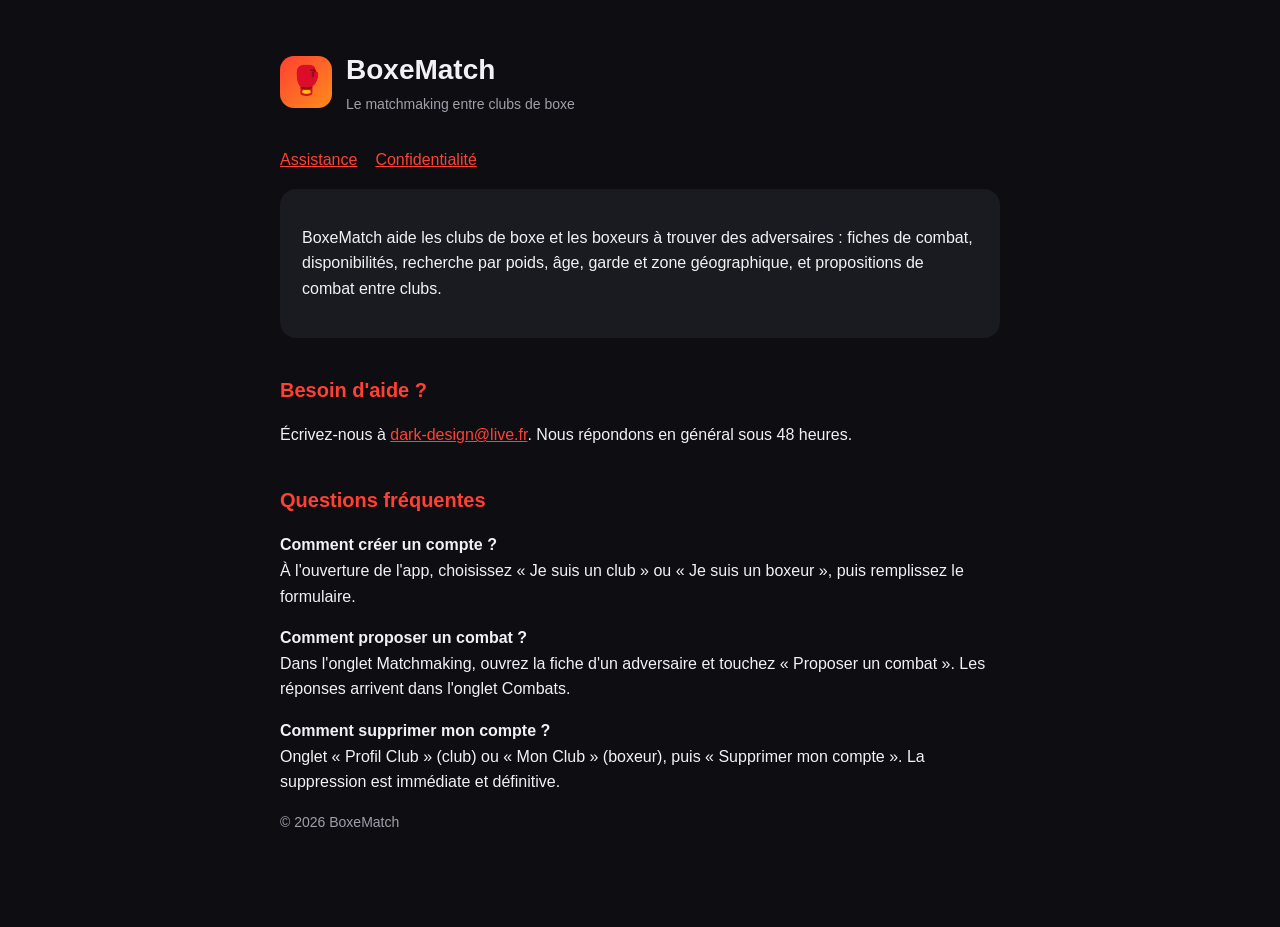
<file: index.html>
<!doctype html>
<html lang="fr">
<head>
<meta charset="utf-8"><meta name="viewport" content="width=device-width, initial-scale=1">
<title>BoxeMatch – Assistance</title>
<link rel="stylesheet" href="style.css">
</head>
<body><main>
<header><div class="logo">🥊</div><div><h1>BoxeMatch</h1><div class="muted">Le matchmaking entre clubs de boxe</div></div></header>
<nav><a href="index.html">Assistance</a><a href="privacy.html">Confidentialité</a></nav>

<div class="card">
<p>BoxeMatch aide les clubs de boxe et les boxeurs à trouver des adversaires : fiches de combat, disponibilités, recherche par poids, âge, garde et zone géographique, et propositions de combat entre clubs.</p>
</div>

<h2>Besoin d'aide ?</h2>
<p>Écrivez-nous à <a href="mailto:dark-design@live.fr">dark-design@live.fr</a>. Nous répondons en général sous 48 heures.</p>

<h2>Questions fréquentes</h2>
<p><strong>Comment créer un compte ?</strong><br>À l'ouverture de l'app, choisissez « Je suis un club » ou « Je suis un boxeur », puis remplissez le formulaire.</p>
<p><strong>Comment proposer un combat ?</strong><br>Dans l'onglet Matchmaking, ouvrez la fiche d'un adversaire et touchez « Proposer un combat ». Les réponses arrivent dans l'onglet Combats.</p>
<p><strong>Comment supprimer mon compte ?</strong><br>Onglet « Profil Club » (club) ou « Mon Club » (boxeur), puis « Supprimer mon compte ». La suppression est immédiate et définitive.</p>
<p class="muted">© 2026 BoxeMatch</p>
</main></body></html>
</file>
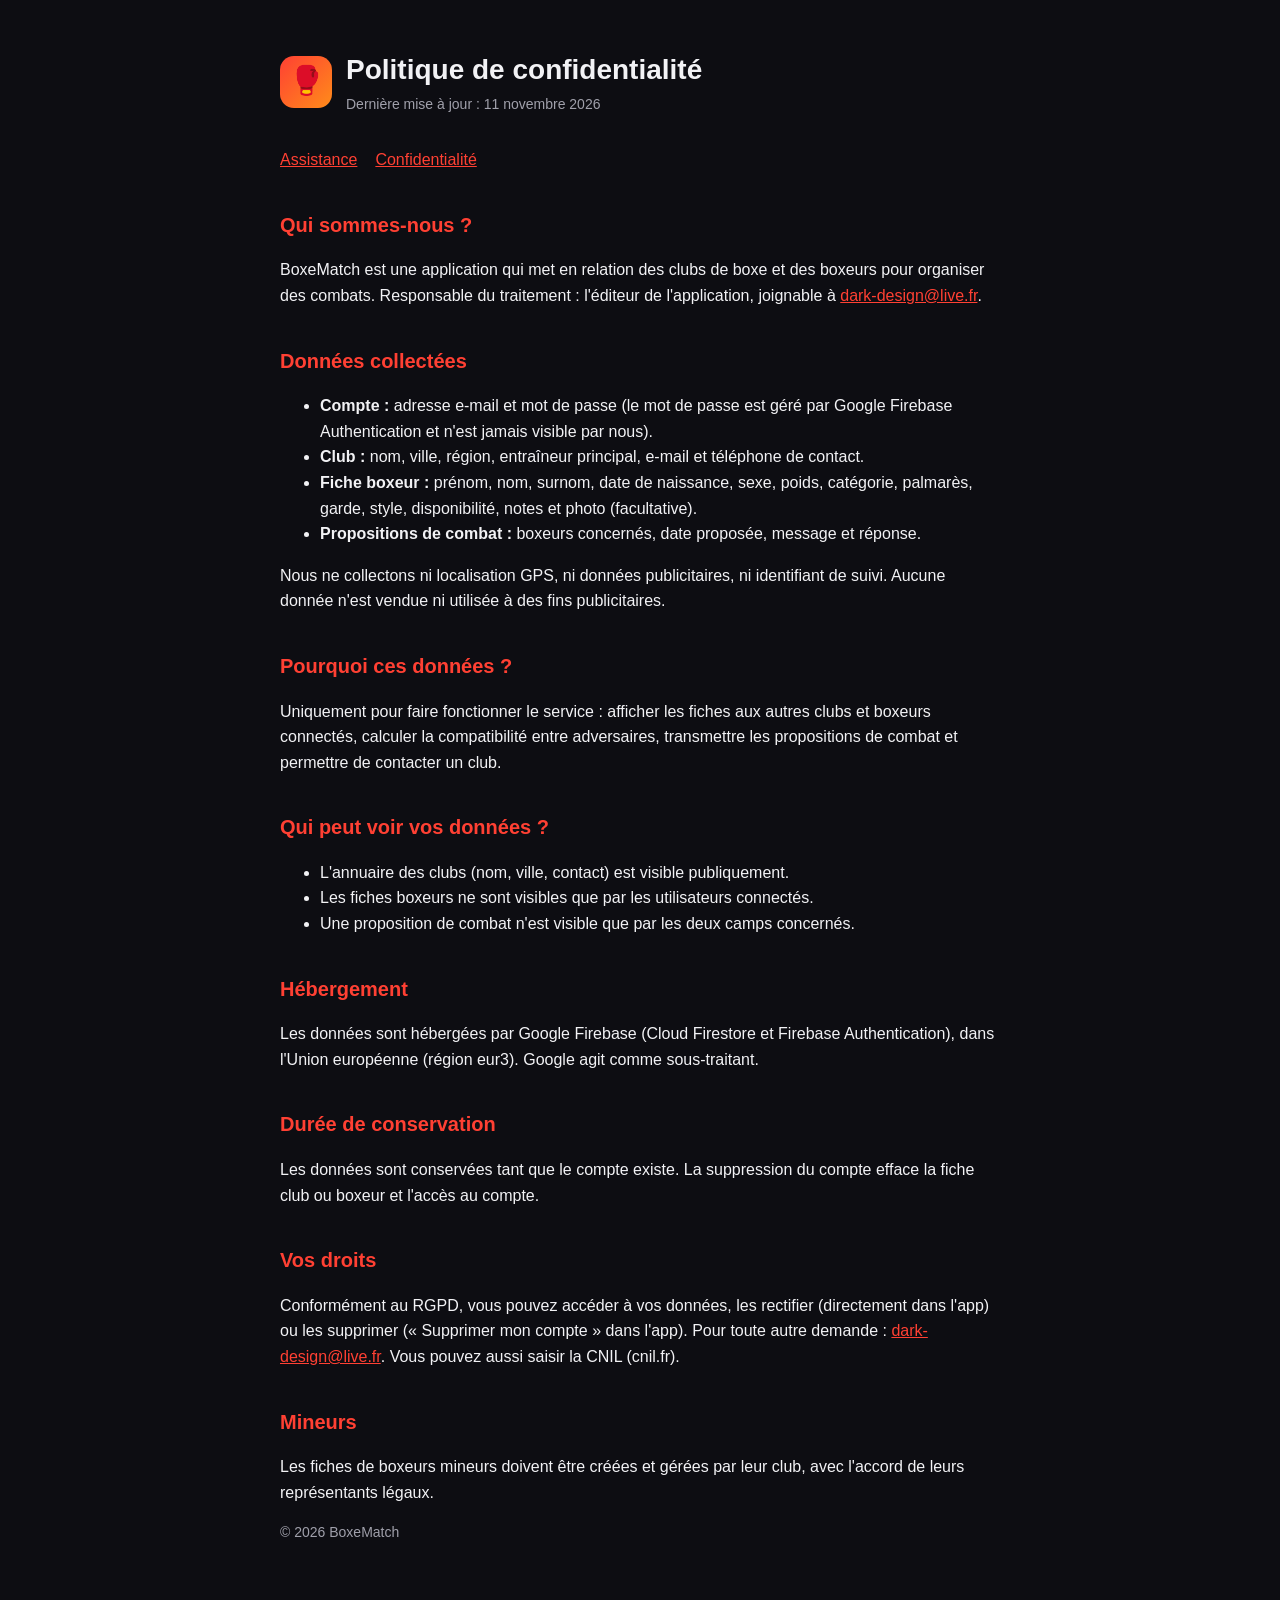
<file: privacy.html>
<!doctype html>
<html lang="fr">
<head>
<meta charset="utf-8"><meta name="viewport" content="width=device-width, initial-scale=1">
<title>BoxeMatch – Politique de confidentialité</title>
<link rel="stylesheet" href="style.css">
</head>
<body><main>
<header><div class="logo">🥊</div><div><h1>Politique de confidentialité</h1><div class="muted">Dernière mise à jour : 11 novembre 2026</div></div></header>
<nav><a href="index.html">Assistance</a><a href="privacy.html">Confidentialité</a></nav>

<h2>Qui sommes-nous ?</h2>
<p>BoxeMatch est une application qui met en relation des clubs de boxe et des boxeurs pour organiser des combats. Responsable du traitement : l'éditeur de l'application, joignable à <a href="mailto:dark-design@live.fr">dark-design@live.fr</a>.</p>

<h2>Données collectées</h2>
<ul>
<li><strong>Compte :</strong> adresse e-mail et mot de passe (le mot de passe est géré par Google Firebase Authentication et n'est jamais visible par nous).</li>
<li><strong>Club :</strong> nom, ville, région, entraîneur principal, e-mail et téléphone de contact.</li>
<li><strong>Fiche boxeur :</strong> prénom, nom, surnom, date de naissance, sexe, poids, catégorie, palmarès, garde, style, disponibilité, notes et photo (facultative).</li>
<li><strong>Propositions de combat :</strong> boxeurs concernés, date proposée, message et réponse.</li>
</ul>
<p>Nous ne collectons ni localisation GPS, ni données publicitaires, ni identifiant de suivi. Aucune donnée n'est vendue ni utilisée à des fins publicitaires.</p>

<h2>Pourquoi ces données ?</h2>
<p>Uniquement pour faire fonctionner le service : afficher les fiches aux autres clubs et boxeurs connectés, calculer la compatibilité entre adversaires, transmettre les propositions de combat et permettre de contacter un club.</p>

<h2>Qui peut voir vos données ?</h2>
<ul>
<li>L'annuaire des clubs (nom, ville, contact) est visible publiquement.</li>
<li>Les fiches boxeurs ne sont visibles que par les utilisateurs connectés.</li>
<li>Une proposition de combat n'est visible que par les deux camps concernés.</li>
</ul>

<h2>Hébergement</h2>
<p>Les données sont hébergées par Google Firebase (Cloud Firestore et Firebase Authentication), dans l'Union européenne (région eur3). Google agit comme sous-traitant.</p>

<h2>Durée de conservation</h2>
<p>Les données sont conservées tant que le compte existe. La suppression du compte efface la fiche club ou boxeur et l'accès au compte.</p>

<h2>Vos droits</h2>
<p>Conformément au RGPD, vous pouvez accéder à vos données, les rectifier (directement dans l'app) ou les supprimer (« Supprimer mon compte » dans l'app). Pour toute autre demande : <a href="mailto:dark-design@live.fr">dark-design@live.fr</a>. Vous pouvez aussi saisir la CNIL (cnil.fr).</p>

<h2>Mineurs</h2>
<p>Les fiches de boxeurs mineurs doivent être créées et gérées par leur club, avec l'accord de leurs représentants légaux.</p>

<p class="muted">© 2026 BoxeMatch</p>
</main></body></html>
</file>
<file: style.css>
:root { --bg:#0d0d12; --surface:#1a1a21; --text:#f2f2f5; --muted:#a0a0ab; --accent:#ff4033; }
* { box-sizing: border-box; }
body { margin:0; background:var(--bg); color:var(--text); font:16px/1.6 -apple-system, BlinkMacSystemFont, "Segoe UI", Roboto, sans-serif; }
main { max-width:760px; margin:0 auto; padding:48px 20px 80px; }
header { display:flex; align-items:center; gap:14px; margin-bottom:32px; }
.logo { width:52px; height:52px; border-radius:14px; background:linear-gradient(135deg,#ff4033,#ff8c1a); display:grid; place-items:center; font-size:28px; }
h1 { margin:0; font-size:28px; }
h2 { margin-top:36px; font-size:20px; color:var(--accent); }
p, li { color:var(--text); }
.muted { color:var(--muted); font-size:14px; }
a { color:var(--accent); }
.card { background:var(--surface); border-radius:16px; padding:20px 22px; margin:16px 0; }
nav a { margin-right:18px; }
</file>
